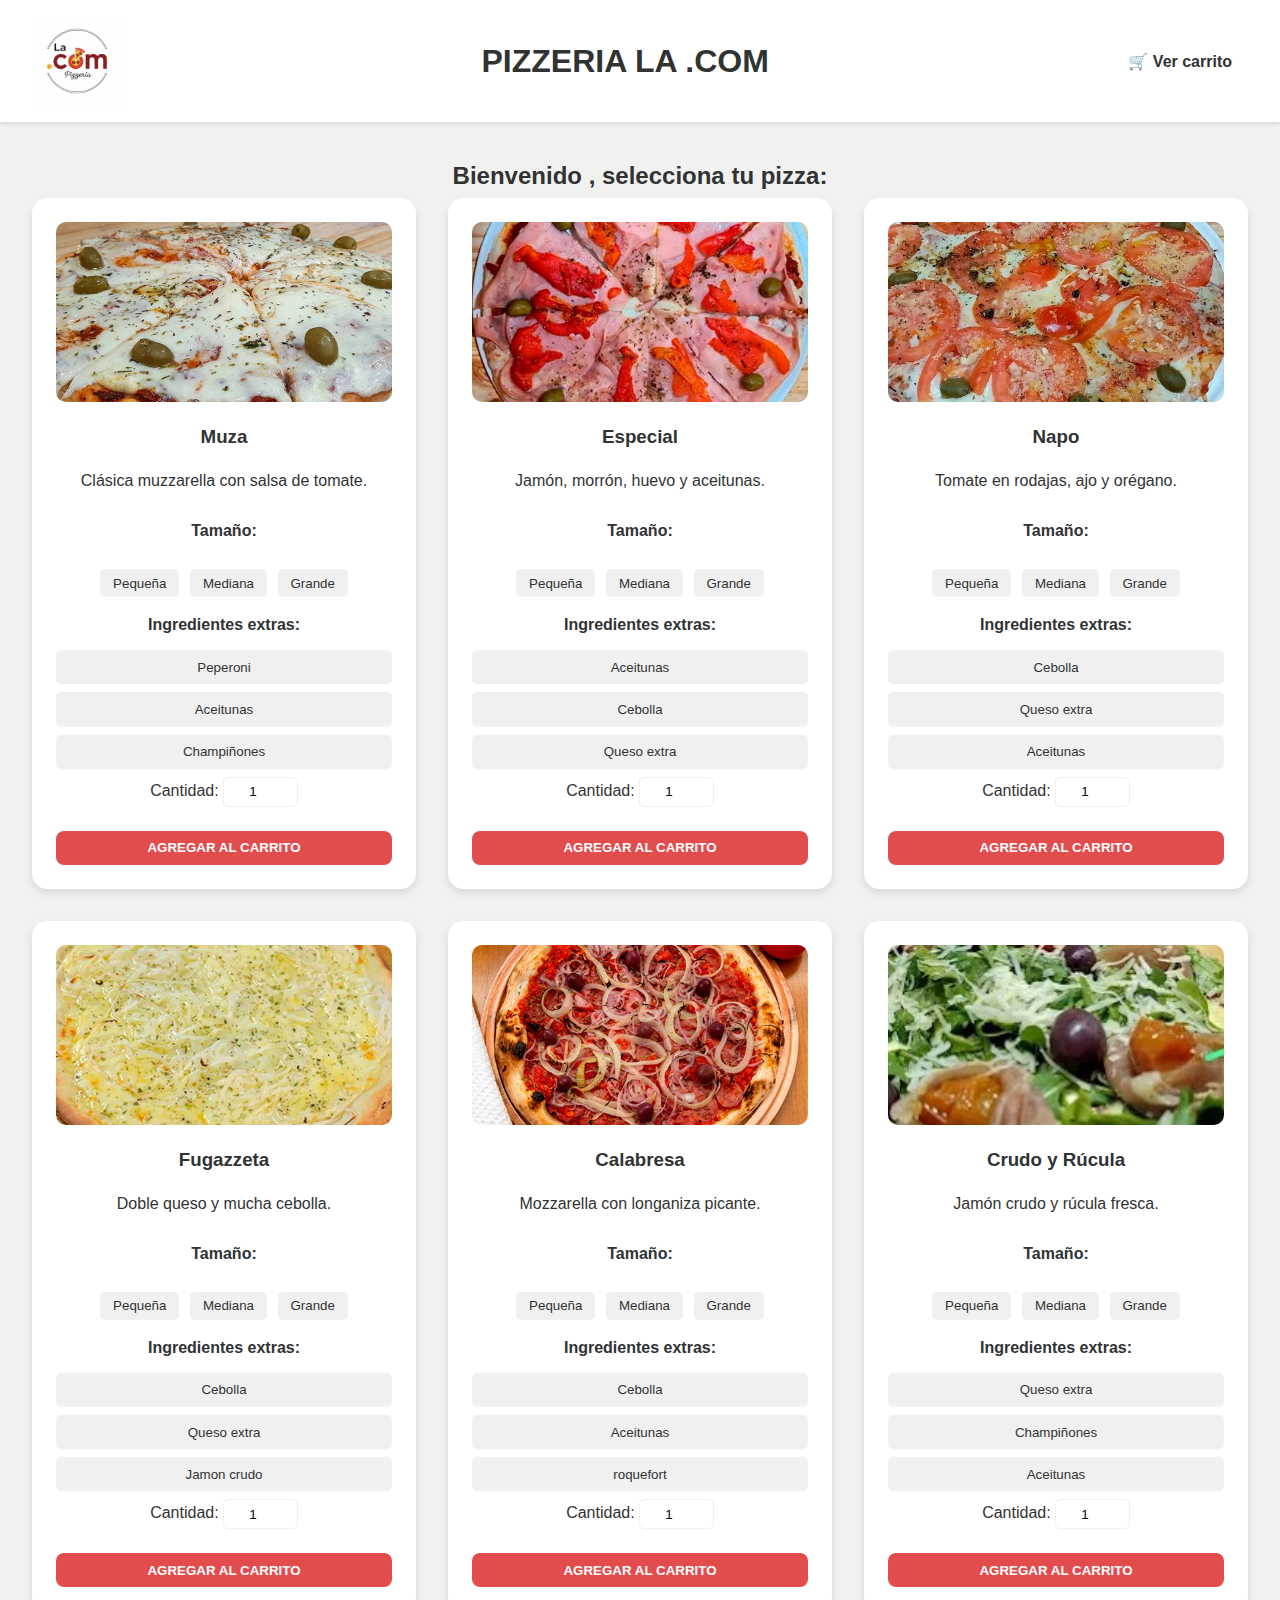
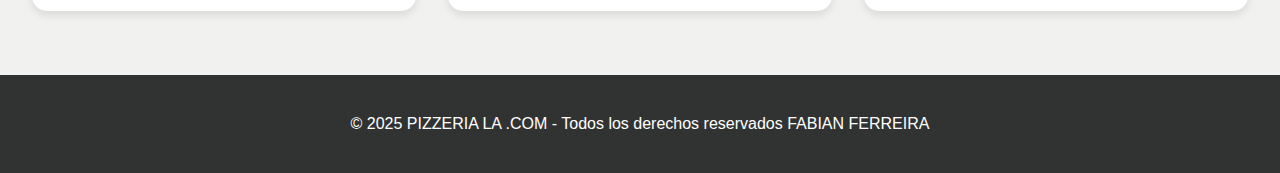
<file: index.html>
<!DOCTYPE html>
<html lang="es">
<head>
    <meta charset="UTF-8" />
    <meta name="viewport" content="width=device-width, initial-scale=1.0" />
    <title>PIZZERIA LA .COM</title>
    <link rel="stylesheet" href="./css/stile.css" />
     <script src="./js/script.js" defer></script>
    <link rel="icon" href="./img/logo2.png" type="image/x-icon" />
</head>
<body>
    <header>
        <a href="index.html" class="logo-link">
            <img src="./img/logo2.png" alt="Logo de PIZZERIA LA .COM" class="logo" />
        </a>
        <h1 id="titulo-pagina">PIZZERIA LA .COM</h1>
        <nav>
            <a href="./pages/carrito.html" class="boton-carrito">🛒 Ver carrito</a>
        </nav>
    </header>

    <main>
        <h2 class="titulo-centrado">Bienvenido <span id="nombre-usuario"></span>, selecciona tu pizza:</h2>
        <div id="contenedor-pizzas" class="grid-pizzas"></div>
    </main>

    <footer>
        <p>&copy; 2025 PIZZERIA LA .COM - Todos los derechos reservados FABIAN FERREIRA</p>
    </footer>

   
</body>
</html>
</file>
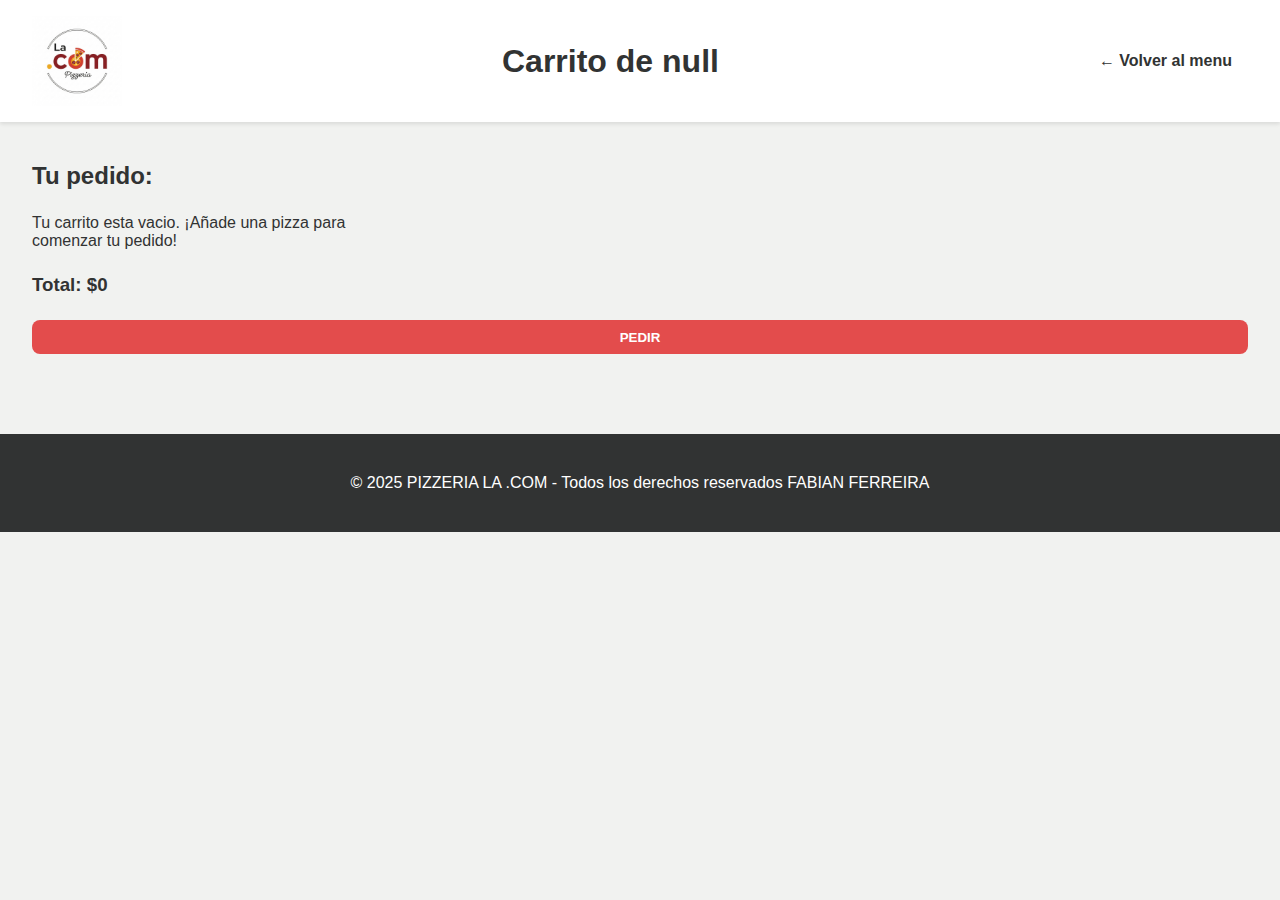
<file: pages/carrito.html>
<!DOCTYPE html>
<html lang="es">
<head>
    <meta charset="UTF-8" />
    <meta name="viewport" content="width=device-width, initial-scale=1.0" />
    <title>Carrito - PIZZERIA LA .COM</title>
    <link rel="stylesheet" href="../css/stile.css" />
    <script src="../js/script.js" defer></script>
    <link rel="icon" href="../img/logo2.png" type="image/x-icon" />
</head>
<body>
    <header>
        <a href="../index.html" class="logo-link">
            <img src="../img/logo2.png" alt="Logo de PIZZERIA LA .COM" class="logo" />
        </a>
        <h1>Carrito de <span id="nombre-usuario"></span></h1>
        <nav>
            <a href="../index.html" class="boton-volver">← Volver al menu</a>
        </nav>
    </header>

    <main>
        <section id="contenido-carrito">
            <h2>Tu pedido:</h2>
            <div id="lista-carrito" class="grid-pizzas"></div>
            <div id="resumen-pedido">
                <h3>Total: $<span id="total-carrito">0</span></h3>
                <button id="boton-pedir" class="boton-agregar">PEDIR</button>
                <p id="mensaje-pedido" class="mensaje-pedido"></p>
            </div>
        </section>
    </main>

    <footer>
        <p>&copy; 2025 PIZZERIA LA .COM - Todos los derechos reservados FABIAN FERREIRA</p>
    </footer>

    
</body>
</html>
</file>
<file: css/stile.css>
/* Variables de colores  */
:root {
    --rojo-principal: #e34c4c;
    --naranja-claro: #f48a52;
    --gris-oscuro: #313333;
    --gris-claro: #f0f0f0;
    --blanco: #ffffff;
    --fondo-claro: #f1f2f0;
}

/* Estilos generales  */
body {
    font-family: 'Segoe UI', sans-serif;
    background-color: var(--fondo-claro);
    color: var(--gris-oscuro);
    margin: 0;
}

/* Estilos menu */
header {
    background-color: var(--blanco);
    padding: 1rem 2rem;
    display: flex;
    justify-content: space-between;
    align-items: center;
    box-shadow: 0 2px 4px rgba(0, 0, 0, 0.1);
}

/* Estilos para el logo  */
.logo-link {
    display: flex;
    align-items: center;
    text-decoration: none;
    color: var(--gris-oscuro);
}

/* Tamaño del logo */
.logo {
    height: 90px;
    margin-right: 1rem;
}

h1,
h2,
h3 {
    margin: 0.5rem 0;
    color: var(--gris-oscuro);
}

/* Estilo para el h2 de bienvenida */
.titulo-centrado {
    text-align: center;
}

/* Estilos de los enlaces  */
nav a {
    text-decoration: none;
    color: var(--gris-oscuro);
    font-weight: bold;
    padding: 0.5rem 1rem;
    border-radius: 5px;
    transition: background-color 0.3s ease;
}

nav a:hover {
    background-color: var(--gris-claro);
}

/* Estilos main */
main {
    padding: 2rem;
}

/* Estilos del grid para las cards */
.grid-pizzas {
    display: grid;
    grid-template-columns: repeat(3, 1fr);
    gap: 2rem;
}

/* Estilos para las cards de las pizza */
.tarjeta-pizza {
    background-color: var(--blanco);
    border-radius: 15px;
    box-shadow: 0 4px 8px rgba(0, 0, 0, 0.1);
    padding: 1.5rem;
    display: flex;
    flex-direction: column;
    align-items: center;
    text-align: center;
    transition: transform 0.3s ease;
}

.tarjeta-pizza:hover {
    transform: translateY(-5px);
}

.tarjeta-pizza img {
    width: 100%;
    border-radius: 10px;
    object-fit: cover;
    height: 180px;
    margin-bottom: 1rem;
}

.seccion-tamano,
.seccion-extras {
    margin-top: 1rem;
    width: 100%;
}

.seccion-tamano strong,
.seccion-extras strong {
    display: block;
    margin-bottom: 0.5rem;
}

.seccion-tamano button {
    background-color: var(--gris-claro);
    color: var(--gris-oscuro);
    border: none;
    padding: 0.4rem 0.8rem;
    margin: 0.2rem;
    border-radius: 5px;
    cursor: pointer;
    transition: background-color 0.3s ease;
}

.seccion-tamano button:hover {
    background-color: #dcdcdc;
}

/* Estilos para los botones de ingredientes extras */
.seccion-extras {
    display: flex;
    flex-direction: column;
    align-items: center;
    gap: 0.5rem;
}

.seccion-extras button {
    background-color: var(--gris-claro);
    color: var(--gris-oscuro);
    border: none;
    padding: 0.6rem 1.2rem;
    width: 100%;
    border-radius: 5px;
    cursor: pointer;
    transition: background-color 0.3s ease;
}

.seccion-extras button:hover {
    background-color: #dcdcdc;
}

/* Estilo para el botón seleccionado */
.seleccionado {
    background-color: var(--rojo-principal) !important;
    color: var(--blanco) !important;
    font-weight: bold;
}

/* Estilo para el input de cantidad */
input[type="number"] {
    width: 60px;
    padding: 0.4rem;
    margin: 0.5rem auto;
    text-align: center;
    border: 1px solid var(--gris-claro);
    border-radius: 5px;
}

/* Estilo del botón de agregar al carrito */
.boton-agregar {
    background-color: var(--rojo-principal);
    color: var(--blanco);
    border: none;
    padding: 0.6rem 1rem;
    border-radius: 8px;
    cursor: pointer;
    width: 100%;
    margin-top: 1rem;
    font-weight: bold;
    text-transform: uppercase;
    transition: background-color 0.3s ease;
}

.boton-agregar:hover {
    background-color: #c94040;
}

.boton-agregado {
    background-color: #c94040 !important;
    border: 2px solid var(--gris-oscuro);
}

/* Estilos para las cards del carrito */
.tarjeta-carrito {
    background-color: var(--blanco);
    border-radius: 15px;
    box-shadow: 0 4px 8px rgba(0, 0, 0, 0.1);
    padding: 1.5rem;
    position: relative;
}

/* Estilo del botón de eliminar */
.boton-eliminar {
    background-color: var(--rojo-principal);
    color: var(--blanco);
    border: none;
    padding: 0.5rem 1rem;
    border-radius: 5px;
    cursor: pointer;
    font-weight: bold;
    position: absolute;
    top: 1rem;
    right: 1rem;
    transition: background-color 0.3s ease;
}

.boton-eliminar:hover {
    background-color: #c94040;
}

/* Estilos footer */
footer {
    background-color: var(--gris-oscuro);
    color: var(--blanco);
    text-align: center;
    padding: 1.5rem;
    margin-top: 2rem;
}

/* Media Queries  */
@media (max-width: 992px) {
    .grid-pizzas {
        grid-template-columns: repeat(2, 1fr);
    }
}

@media (max-width: 768px) {
    .grid-pizzas {
        grid-template-columns: 1fr;

        header {
            flex-direction: column;
            text-align: center;
        }

        .logo-link {
            justify-content: center;
            margin-bottom: 1rem;
        }
    }
}
</file>
